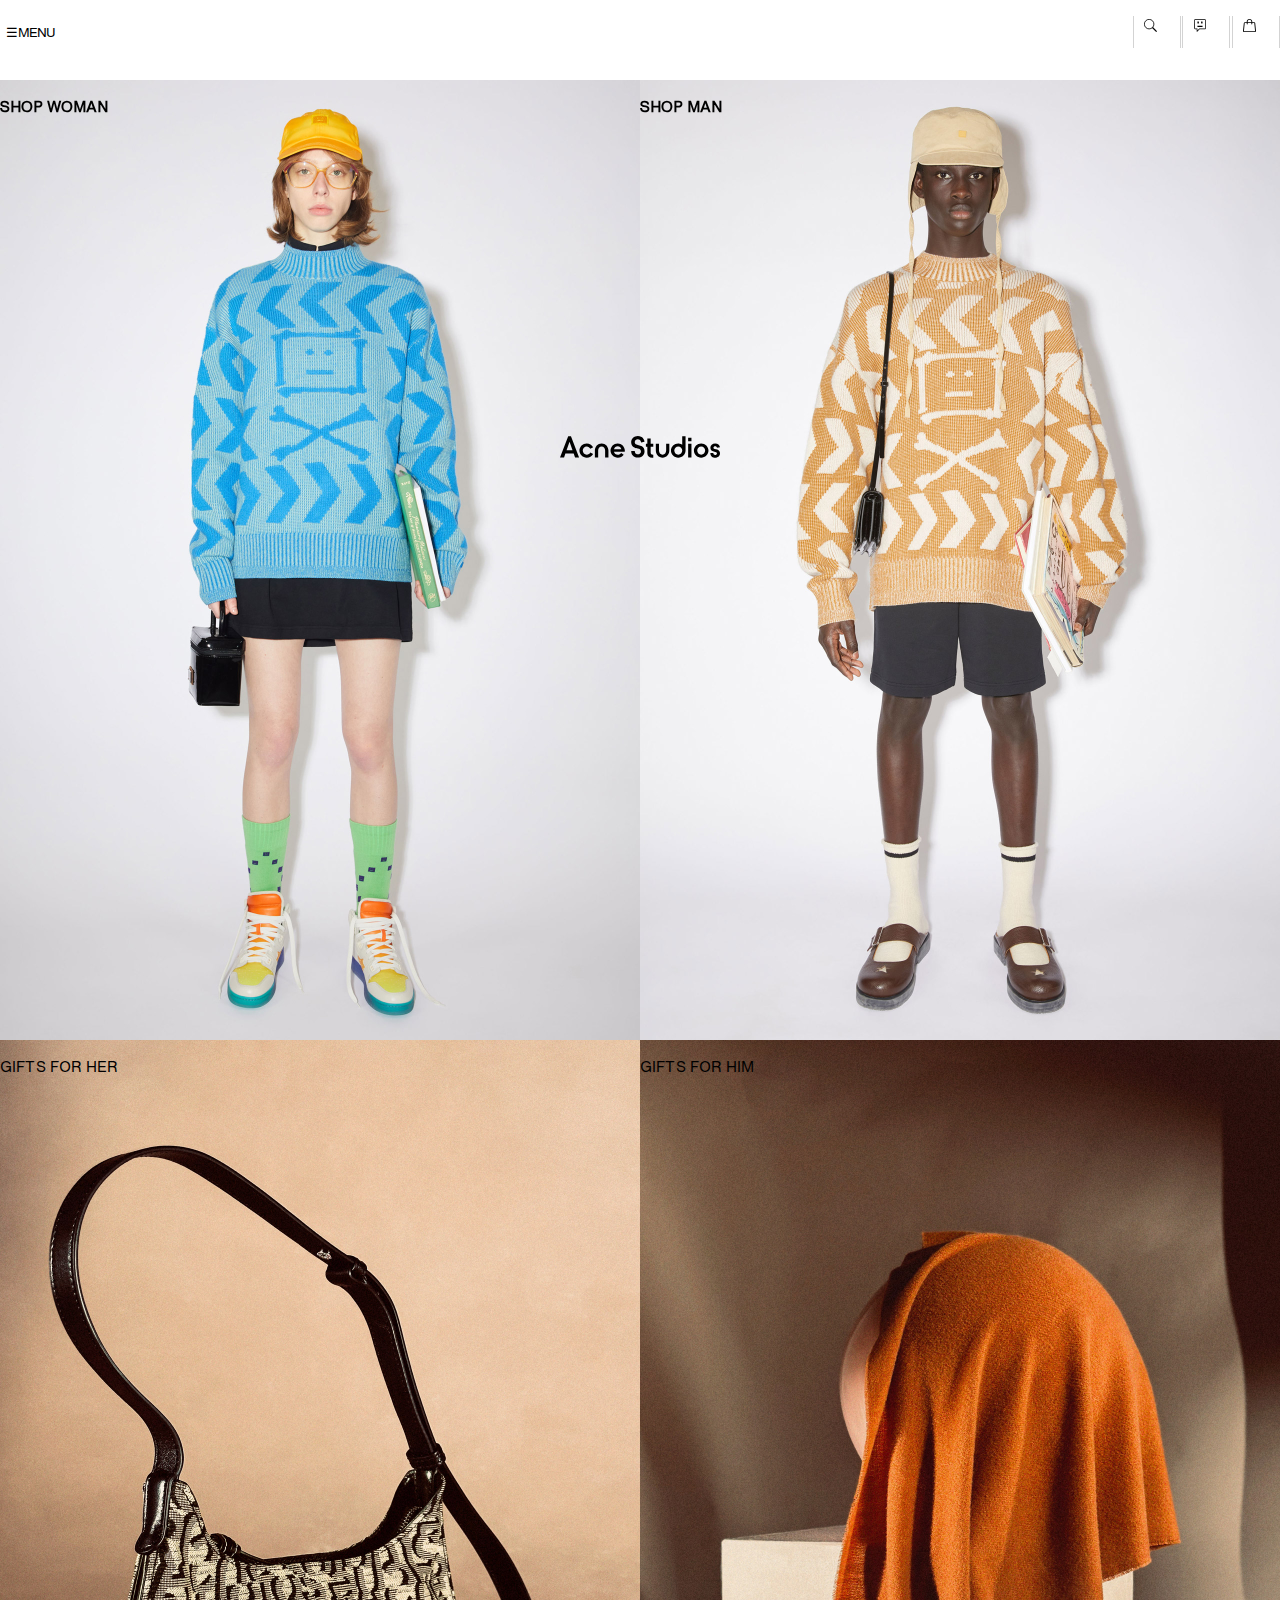
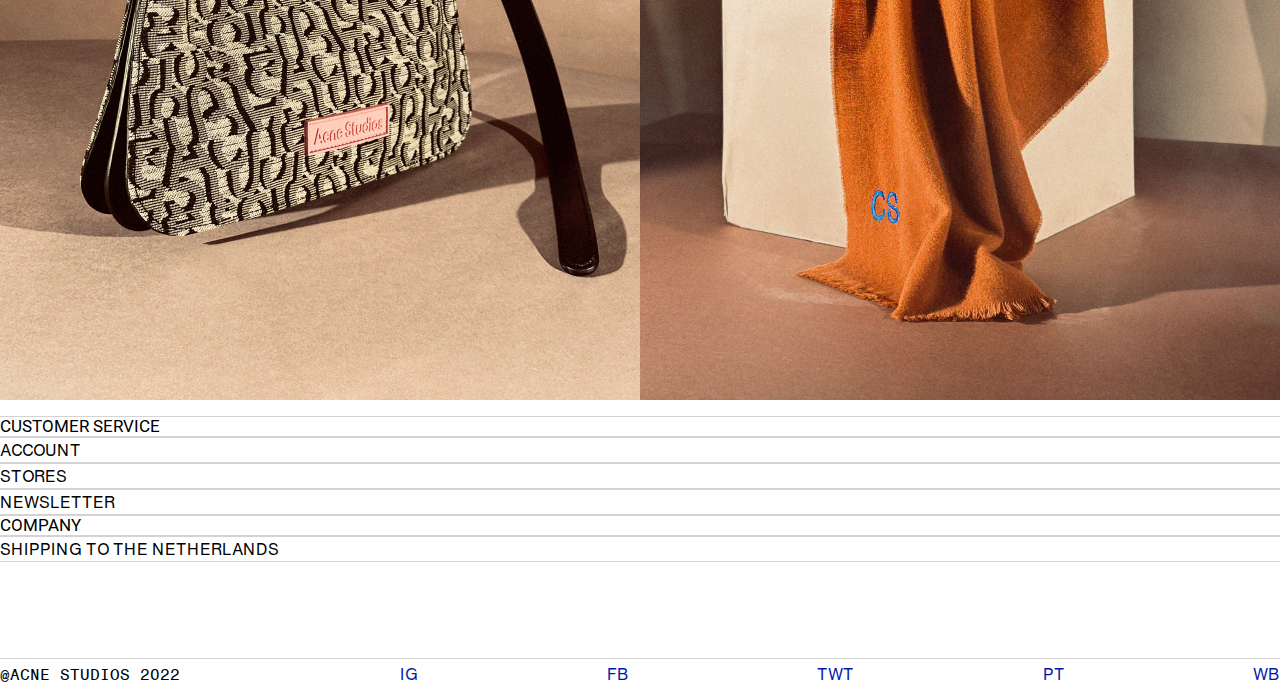
<file: index.html>
<!DOCTYPE html>
<html lang="en">
<head>
    <meta charset="UTF-8">
    <meta name="author" content="jouw naam">
    <meta name="viewport" content="width=device-width, initial-scale=1.0">
    <title>acne studios home</title>

    <link rel="stylesheet" href="css/begin.css"> 
    <link rel="stylesheet" href="css/home.css"> 
    <link rel="icon" type="image/svg+xml" href="img/acnelogo.svg">
</head>

<body>
<header>    
    <a href="#">
        <img src="img/acnelogo.svg" alt="acne-studios logo"> 
    </a> 

    <nav>
        <ul>
            <li>
                <button>
                    <img src="img/searchicon.svg" alt="search balk">
                </button>
            </li>

            <li>
                <button>
                    <img src="img/chat.svg" alt="praat ballon icon">
                </button>
            </li>


            <li>
                <button>
                <img src="img/shoppingbag.svg" alt="shopping cart">   
                </button>
              
            </li>
        </ul>
    </nav> 

    <button> ☰menu</button>

    <nav>
        <a href="#">acnestudios.com</a>
        <button>x close</button>

        <ul>
            <li><a href="#">woman</a></li>
            <li><a href="#">Man</a></li>
        </ul>
        <ul>
            <li><a href="#">client service</a></li>
            <li><a href="#">account</a></li>
            <li><a href="#">stores</a></li>
            <li><a href="#">shipping to Netherlands</a></li>
        </ul>
    </nav>
 
</header>


<main>

<h1>Welcome to Acne Studios</h1>


<section>
    <h2>leegetje</h2>

    <uL>
        <li>
            <a href="product.html">
                <h3>Shop woman</h3>
                <img src="img/shopwoman.jpg" alt="women">
            </a>
        </li>

        <li><a href="#">
            <h3>Shop man</h3>
            <img src="img/shopman.jpg" alt="men">
            </a>
        </li>

        <li><a href="product.html">
            <h2>leegetje</h2>
            <img src="img/giftwoman.jpg" alt="tasje">
        </a>
    </li>


        <li><a href="#">
            <h2>leegetje</h2>
            <img src="img/giftman.jpg" alt="sjaal">
        </a>
        </li>
    </uL>


</section>





</main>

<footer>
    <nav>
  
    <ul>
        <li>
            <button class="menu-button">Customer service</button>
            <ul> 
                <li>
                    <button class="menu-button">live chat<em>available</em></button>
                    <ul>
                        <li>
                            <a href="#">start live chat</a>
                        </li>
                        <li> mon–sun 00:00–24:00cet</li>
                    </ul> 
                </li>

                <li>
                    <button class="menu-button">call<em>available</em></button>
                    <ul>
                        <li>
                            <a href="#">call +41608887305</a>
                        </li>
                        <li> mon–sun 00:00–24:00cet</li>
                    </ul>
                </li>

                <li>
                    <button class="menu-button">email</button>
                    <ul>
                        <li>
                            <a href="#">clientservices@acnestudios.com</a>
                        </li>
                        <li> within 24 hours</li>
                    </ul>
                </li>
                <li>
                   
                </li>
            </ul>
        </li>
    <li>
        <a href="#">account</a>
    </li>
    <li>
        <a href="#">stores</a>
    </li>
    <li>
        <a href="#">newsletter</a>
    </li>
        <li>
        <button class="menu-button">company </button>
        <ul>
            <li>
                <a href="#">about</a>
            </li>
            <li>
                <a href="#">press</a>
            </li>
            <li>
                <a href="#">careers</a>
            </li>
            <li>
                <a href="#">terms & conditions</a>
            </li>
            <li>
                <a href="#">privacy policy</a>
            </li>
            <li>
                <a href="#">sustainability</a>
            </li>
            <li>
                <a href="#">whistleblowing</a>
            </li>
        </li> 
        </ul>
    <li>
        <a href="#">shipping to the netherlands</a>
    </li>
    </ul>

</nav>

<nav>
    <p>@acne studios 2022</p>
    <li><a href="#">IG</a></li>
    <li><a href="#">FB</a></li>
    <li><a href="#">TWT</a></li>
    <li><a href="#">PT</a></li>
    <li><a href="#">WB</a></li>
</nav>



</footer>

<script src="js/begin.js"></script>
</body>
</html>
</file>
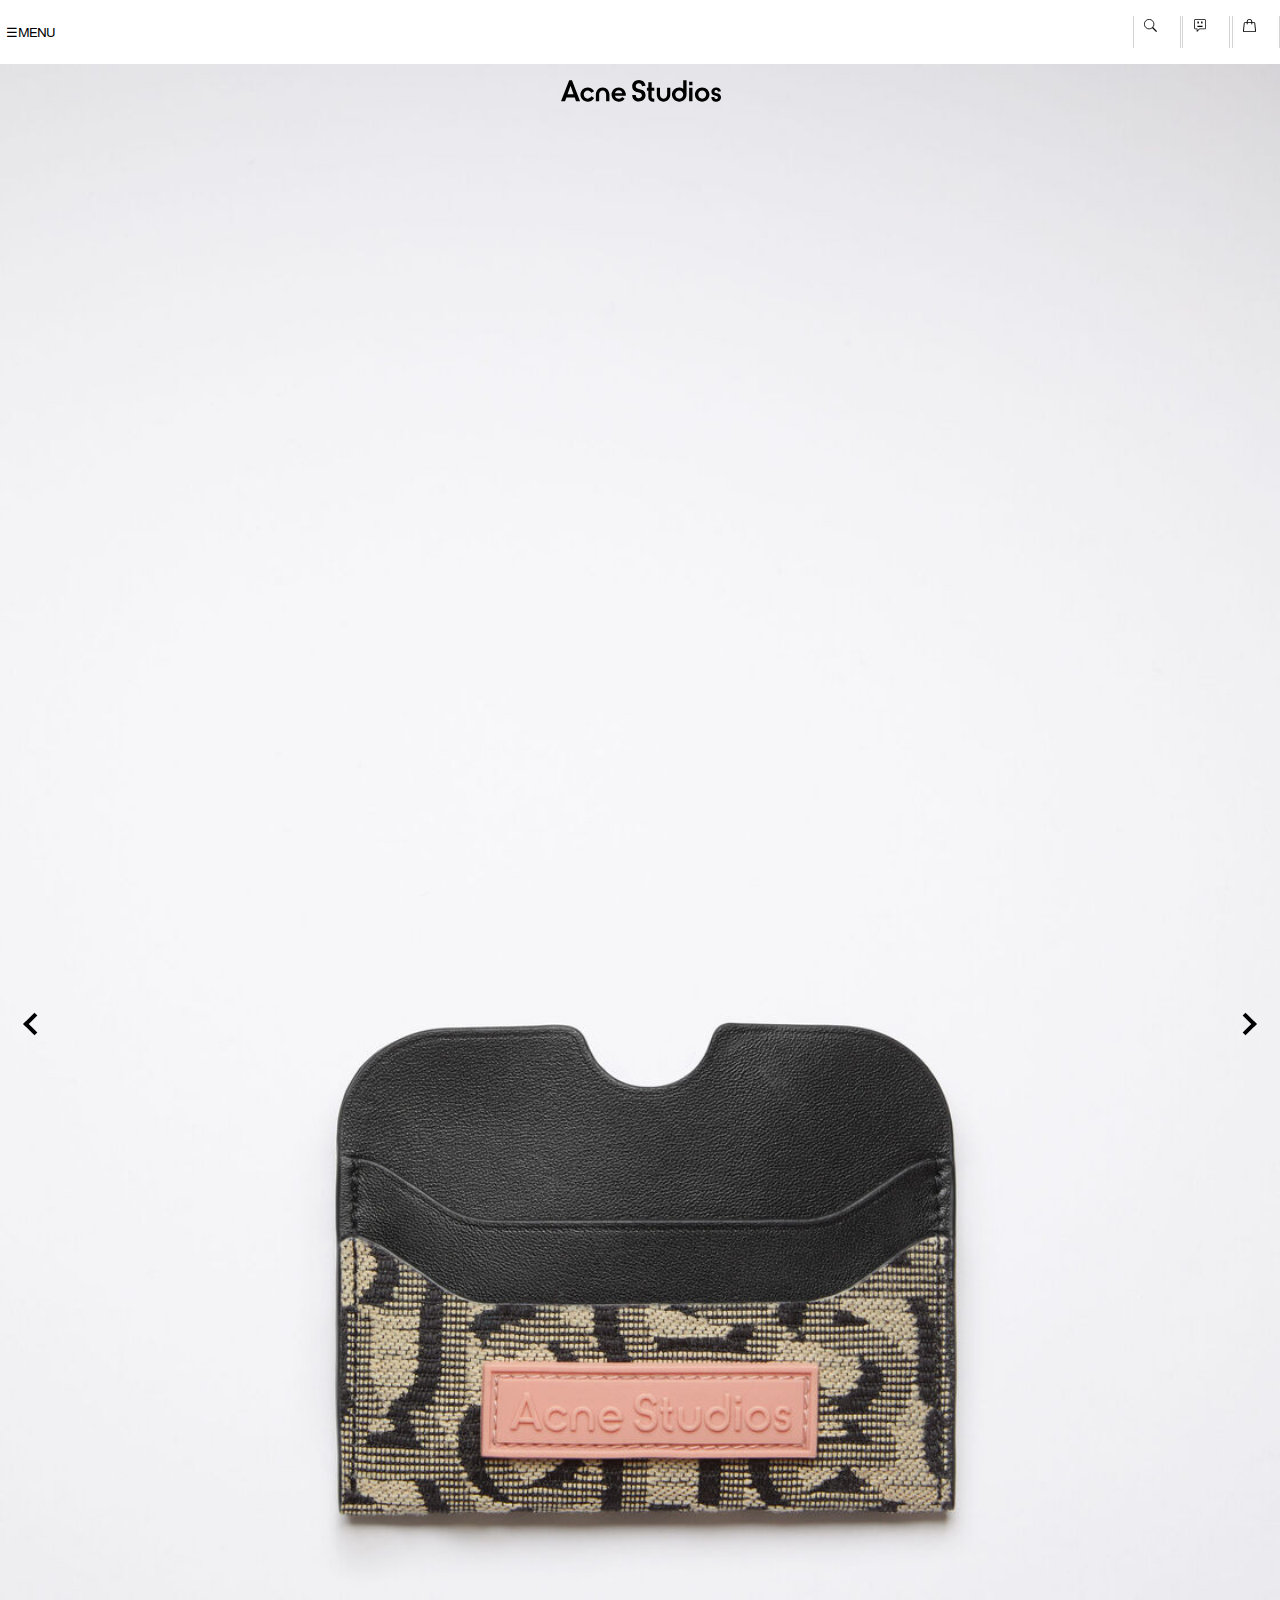
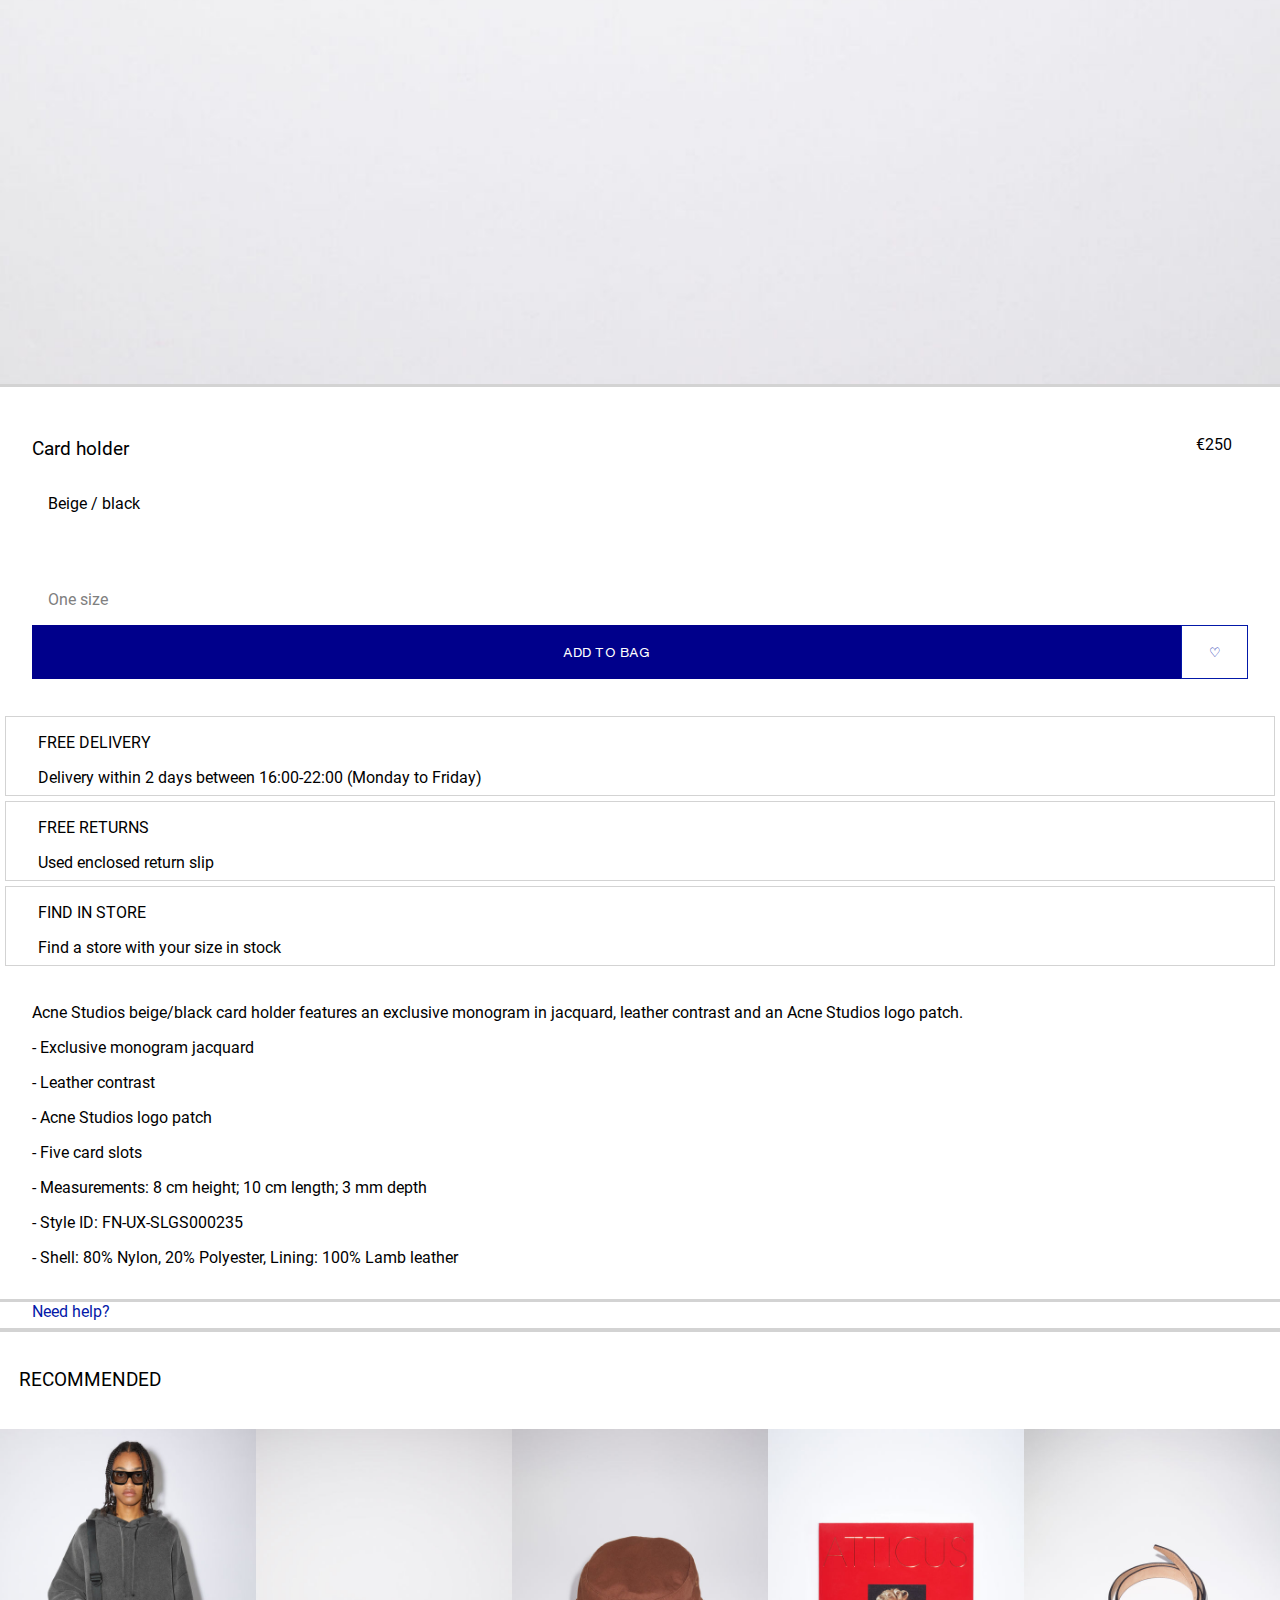
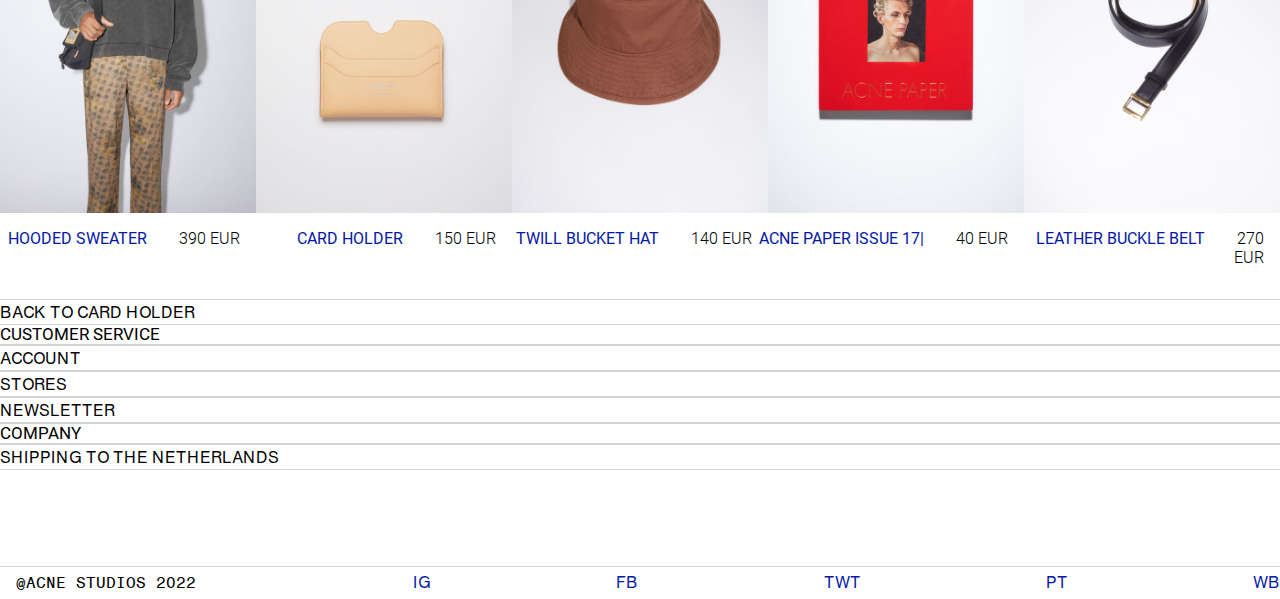
<file: product.html>
<!DOCTYPE html>
<html lang="en">
<head>
    <meta charset="UTF-8">
    <meta http-equiv="X-UA-Compatible" content="IE=edge">
    <meta name="viewport" content="width=device-width, initial-scale=1.0">
    <title>product details</title>

    <link rel="stylesheet" href="css/begin.css"> 
    <link rel="stylesheet" href="css/product.css">
    <link rel="icon" type="image/svg+xml" href="img/acnelogo.svg">
</head>
<!-- navigatie -->
<body>
    <header>
        <a href="index.html">
            <img src="img/acnelogo.svg" alt="acne-studios logo"> 
        </a>

        <nav>
            <ul>
                <li>
                    <button>
                        <img src="img/searchicon.svg" alt="search balk">
                    </button>
                </li>

                <li>
                    <button>
                        <img src="img/chat.svg" alt="praat ballon icon">
                    </button>
                </li>


                <li>
                    <button>
                    <img src="img/shoppingbag.svg" alt="shopping cart">   
                    </button>
                
                </li>
            </ul>
        </nav> 

        <!-- hamburger menu -->
        <button> ☰menu</button>

        <nav>
            <a href="index.html">acnestudios.com</a>
            <button>x close</button>

            <ul>
                <li><a href="#">woman</a></li>
                <li><a href="#">Man</a></li>
            </ul>
            <ul>
                <li><a href="#">client service</a></li>
                <li><a href="#">account</a></li>
                <li><a href="#">stores</a></li>
                <li><a href="#">shipping to Netherlands</a></li>
            </ul>
        </nav>

    </header>
        
    <main>
        <!-- bron: https://codepen.io/shooft/pen/dypVaor (sanne code)-->
        <section id="justButtons" class="caroCarrousel" aria-label="Voorbeeld met links/rechts-buttons" tabIndex="-1">
            <!-- de id kun je zelf een naam geven en geef je mee in de js -->
            <ul>
            <li id="element1"><img src="img/card-carr.jpg" alt="cardholder" /></li>
            <li id="element2"><img src="img/card-jeans.jpg" alt="cardholder" /></li>
            <li id="element3"><img src="img/back-card.jpg" alt="cardholder" /></li>
            <li id="element4"><img src="img/logo-card.jpg" alt="cardholder" /></li>
            <li id="element5"><img src="img/side.jpg" alt="cardholder" /></li>
            </ul>
            
            <a href="previous" aria-label="Naar het element aan de linkerkant"></a>
            <a href="next" aria-label="Naar het element aan de rechterkant"></a>
        </section>

        <!-- formulier onder img -->
        <section>
            <h2>leegtjes</h2>
            <form action="#">
                <h3>Card holder</h3>
                <p>€250</p>
                <p>Beige / black</p>
                <p>One size</p>

                <input type="button" value="add to bag">
                <audio preload class="audiotje" src="sound/addtobag.flac"></audio>
                <input type="button" class="like" value="♡">

            </form>
        </section> 


        <section >
            <h2>leegetje</h2>
            <!-- tabindex mag niet gebruiken, hier moest het een button zijn  -->
            <ul tabindex="0">
                <a href="#">free delivery</a>
                <p>Delivery within 2 days between 16:00-22:00 (Monday to Friday)</p>
            </ul>

            <ul tabindex="0" >
                <a href="#">free returns</a>
                <p>Used enclosed return slip</p>
            </ul>

                
            <ul tabindex="0">
                <a href="#">find in store</a>
                <p>Find a store with your size in stock</p>
            </ul>
            </section>

            <!-- beschrijving van het product -->
            <section>
            <p>
                Acne Studios beige/black card holder features an exclusive monogram in jacquard, leather contrast and an Acne Studios logo patch.
            </p>
            <p>
                - Exclusive monogram jacquard
            </p>

            <p>
                - Leather contrast   
            </p>

            <p>
                - Acne Studios logo patch 
            </p>

            <p>
                - Five card slots   
            </p>

            <p>
                - Measurements: 8 cm height; 10 cm length; 3 mm depth
            </p>

            <p>
                - Style ID: FN-UX-SLGS000235  
            </p>
                
            <p>
                - Shell: 80% Nylon, 20% Polyester, Lining: 100% Lamb leather
            </p>

        </section>

        <!-- link voor need help -->
        <section>
            <h2>leegetje</h2>
            <a href="#">Need help?</a>
        </section>

        <!-- mooie carrousel met aanbevolen producten -->
        <section>
            <h3>RECOMMENDED</h3>

            <aside>
                <section>
                    <h2>leegetje</h2>
                        <ul>
                            <li>
                                <img src="img/hoodedsweater.jpg" alt="Hooded sweater">
                                <p> <a href="#">hooded sweater</a>390 EUR</p>
                            </li>
                            <li>
                                <img src="img/cardholder.jpg" alt="Card holder">
                                <p><a href="#">card holder</a>150 EUR</p>
                            </li>
                            <li>
                                <img src="img/buckethat.jpg" alt="Twill bucket hat">
                                <p><a href="#">twill bucket hat</a>140 EUR</p>
                            </li>
                            <li>
                                <img src="img/magazine.jpg" alt="acne studios magazine">
                                <p><a href="#">acne paper issue 17|</a>40 EUR</p>
                            </li>
                            <li>
                                <img src="img/blackbelt.jpg" alt="Leather belt with buckle ">
                                <p><a href="#">Leather buckle belt</a>270 EUR</p>
                            </li>
                            <li>
                                <img src="img/brownbelt.jpg" alt="Leather belt with buckle ">
                                <p><a href="#">Leather buckle belt</a>270 EUR</p>
                            </li>
                            <li>
                                <img src="img/denimbelt.jpg" alt="Denim belt with buckle">
                                <p><a href="#">denim buckle belt</a>290 EUR</p>
                            </li>
                            <li>
                                <img src="img/purplesocks.jpg" alt="socks with acne studios logo">
                                <p><a href="#">logo socks</a>40 EUR</p>
                            </li>
                            <li>
                                <img src="img/whitesocks.jpg" alt="socks with acne studios logo ">
                                <p><a href="#">logo socks</a>40 EUR</p>
                            </li>
                        <li>
                                <img src="img/longsocks .jpg" alt="knee high socks with acne studios logo">
                                <p><a href="#">logo knee socks</a>50 EUR</p>
                            </li>

                        </ul>

            </aside>
        </section>


    
    </main>

    <!-- een heel ingewikkeld footer met opklapbare buttons-->
    <footer>
        <nav>
        <!-- een ander link in de footer, dit staat niet op de homepage -->
            <li> <a href="#">BACK TO CARD HOLDER</a></li>
            <ul>
                <li>
                    <button class="menu-button">Customer service</button>
                    <ul> 
                        <li>
                            <button class="menu-button">live chat<em>available</em></button>
                            <ul >
                                <li >
                                    <a href="#">start live chat</a>
                                </li >
                                <li >mon–sun 00:00–24:00cet</li>
                            </ul> 
                        </li>
        
                        <li>
                            <button class="menu-button">call</button>
                            <ul>
                                <li >
                                    <a href="#">call +41608887305</a>
                                </li>
                                <li>mon–sun 00:00–24:00cet</li>
                            </ul>
                        </li>
        
                        <li>
                            <button class="menu-button">email</button>
                            <ul>
                                <li>
                                    <a href="#">clientservices@acnestudios.com</a>
                                </li>
                                <li>within 24 hours</li>
                            </ul>
                        </li>
                        <li>
                           
                        </li>
                    </ul>
                </li>
                <li>
                    <a href="#">account</a>
                </li>
                <li>
                    <a href="#">stores</a>
                </li>
                <li>
                    <a href="#">newsletter</a>
                </li>
                    <li>
                    <button class="menu-button">company </button>
                    <ul>
                        <li>
                            <a href="#">about</a>
                        </li>
                        <li>
                            <a href="#">press</a>
                        </li>
                        <li>
                            <a href="#">careers</a>
                        </li>
                        <li>
                            <a href="#">terms & conditions</a>
                        </li>
                        <li>
                            <a href="#">privacy policy</a>
                        </li>
                        <li>
                            <a href="#">sustainability</a>
                        </li>
                        <li>
                            <a href="#">whistleblowing</a>
                        </li>
                    </li> 
                    </ul>
                <li>
                    <a href="#">shipping to the netherlands</a>
                </li>
                </ul>
        
        </nav>
        
        <!-- de footer van de footer, met sociale media -->
        <nav>
            <p>@acne studios 2022</p>
            <li><a href="#">IG</a></li>
            <li><a href="#">FB</a></li>
            <li><a href="#">TWT</a></li>
            <li><a href="#">PT</a></li>
            <li><a href="#">WB</a></li>
        </nav>

    </footer>

<script src="js/begin.js"></script>

<script src="js/product.js"></script>

</body>
</html>
</file>
<file: css/begin.css>
*, *::after, *::before  {
box-sizing: border-box;
}

:root {
  --main-color:black;
  --main-color-a:black;
  --background-color:white;

  --button-background-color:#0318a8;
  --atjes-color:#0318a8;
}

/* Dark theme */
@media (prefers-color-scheme:dark) {
  :root{
    --background-color:#343837;
    --atjes-color:#ffff;
    --main-color:#ffff;
  }
}

/* verschillende fonts */
@font-face {
    font-family: myrobotoFirstFont;
    src: url(../fonts/roboto-300.woff);
    font-weight:300;
  }

  @font-face {
    font-family: myrobotoFirstFont;
    src: url(../fonts/roboto-400.woff);
    font-weight:400;
  }

  @font-face {
    font-family: myrobotoFirstFont;
    src: url(../fonts/roboto-500.woff);
    font-weight:500;
  }

  @font-face {
    font-family: myrobotoFirstFont;
    src: url(../fonts/roboto-700.woff);
    font-weight:700;
  }

  @font-face {
    font-family: myrobotoFirstFont;
    src: url(../fonts/roboto-900.woff);
    font-weight:900;
  }

  @font-face {
    font-family: myrobotoFirstFont;
    src: url(../fonts/roboto-400.woff);
    font-weight:400;
  }


  @font-face {
    font-family: myrebondFirstFont;
    src: url(../fonts/rebond-400.woff);
    font-weight:400;
  }


  @font-face {
    font-family: myrebondFirstFont;
    src: url(../fonts/rebond-500.woff);
    font-weight:500;
  }


  @font-face {
    font-family: myrebondFirstFont;
    src: url(../fonts/rebond-600.woff);
    font-weight:600;
  }


  @font-face {
    font-family: myrebondFirstFont;
    src: url(../fonts/rebond-700.woff);
    font-weight:700;
  }


  @font-face {
    font-family: hel-sanserif;
    src: url(../fonts/helvetica-monospaced-w05-paneuropean-roman.woff2);
     font-weight:400; 
  }

  @font-face {
    font-family: helvetica;
    src: url(../fonts/helvetica-monospaced-w05-micro-medium.woff2);
    font-weight:500;
  }

  @font-face {
    font-family: helveticanow;
    src: url(../fonts/helvetica-now-w05-micro-medium.woff2);
    font-weight:6000;
  }

  @font-face {
    font-family: helveticanowreg;
    src: url(../fonts/helvetica-now-w05-text-regular.woff2);
    font-weight:400;
  }

  /* header styling */
  header{
    display: flex;
    justify-content: space-between;
    position: sticky;
    top:0;
    z-index:100;
    background-color: var(--background-color);
  }

  /* normale header, met icons helemaal boven */
  header > a {
    position: relative;
    top: 5em;
    left: 4em;
    order: -1;

  }

  header a:nth-of-type(1) img {
    width: 10em;

  }
  
  header nav:nth-of-type(1) ul {
  display: grid;
  grid-template-columns:3em 3em 3em;
  grid-template-rows: 2em;
  gap: .1em;
  }
  
  header nav:nth-of-type(1) li{
    border-left: solid lightgrey 1px;
    border-right: solid lightgrey 1px;
  }

  
  header nav:nth-of-type(1) button{
    width: 2.5em; 
    
   }

  header nav:nth-of-type(1) img{
    width: 60%; 
  }
  
  header nav:nth-of-type(1) button{
  border: none;
  background-color: var(--background-color);
}

/* begin hamburger button */
/* > betekent selecteer alle buttons waar de parent de header is */
header > button{
  border: none;
  order:-100;
  background-color: var(--background-color);
  color: var(--main-color);
}

header nav:nth-of-type(2) {
  position:fixed;
  top:0;
  left:0;
  bottom:0;
  right:0;
  background-color:var(--background-color);
  transform:translateX(-100%);
}


header nav:nth-of-type(2) button{
  background-color: var(--background-color);
  border: none;
  position: absolute;
  right: 0;
  cursor: pointer;
  color: var(--atjes-color);
}


header nav:nth-of-type(2) ul{
  padding: 0;
}

header nav:nth-of-type(2) li{
  border: solid 1px lightgrey;
  padding: 5px;
  
}
header nav:nth-of-type(2) ul:first-of-type li:nth-of-type(1){
  border-top: solid 2px black;
}
header nav:nth-of-type(2) ul:first-of-type li:nth-of-type(2){
  margin-bottom: 3em;
}


/* door focus within kan je door te tabben de hamburger menu sluiten,
heb het even uitgezet zodat ik het met muis het weg kan klikken */
header nav.open,
header nav  /*:focus-within  */ {
  transform:translateX(0%);
}

body{
  background-color: var( --background-color);
  margin:0;
}

/* styling van content in body, algemene styling*/
li{
  list-style: none;
}

button{
  font-family: helveticanowreg; 
   font-weight:400; 
   text-transform: uppercase;
   text-decoration: none;
}

a{
  color:var( --main-color);
  font-family: helveticanowreg; 
   font-weight:400; 
   text-transform: uppercase;
   text-decoration: none;
}

a:focus{
  outline: none;
}

@media (prefers-color-scheme:dark) {
  a{
  color: white;
  }
}


p{
  color:var( --main-color);
  font-family: hel-sanserif; 
   font-weight:400; 
   text-transform: uppercase;
}

/* in footer is mijn em */
em{
color: green;
 font-size: .6em;
 font-style: normal;
}


/* footer met menutjes */
footer  nav:nth-of-type(1){
  font-family: myrobotoFirstFont; 
  font-weight: 300px; 
  text-transform: uppercase;
  text-decoration: none;
  font-weight: normal;
  margin-bottom: 6em;
}
/* hier werkt mijn focus state ook niet */
footer  nav:nth-of-type(1) ul li:focus-visible{
  text-decoration: underline;
}

footer nav:nth-of-type(1) ul{
  padding: 0;
  margin:0;
 
}
  
/* hier wou ik de main li's en de sub li's een border geven en de li's die erna komen juist niet */
footer > nav:nth-of-type(1) > ul > li,
footer > nav:nth-of-type(1) > ul > li > ul > li{
  border: solid 1px lightgrey;
  border-right-width: 0;
  border-left-width: 0;
  height: 100%;
  color: var(--atjes-color);
}


footer nav:nth-of-type(1) ul ul {
  display:none;
}

footer nav:nth-of-type(1) ul li ul li ul li{
  font-family: myrobotoFirstFont; 
  font-weight:300px; 
  text-transform: uppercase;
  text-decoration: none;
  font-weight: normal;
  padding: 5px;
  margin: 2px;
  color: var(--atjes-color);
}

footer nav:nth-of-type(1) ul li ul li ul li a{
  font-family: myrobotoFirstFont; 
  font-weight:300px; 
  text-transform: uppercase;
  text-decoration: none;
  font-weight: normal;
  background-color: var(--background-color);
  color: var(--atjes-color);
  
}

footer nav:nth-of-type(1) ul ul.open {
  display:block;
}

footer nav:nth-of-type(1) button {
  font-family: myrobotoFirstFont; 
  font-size:16.5px; 
  text-transform: uppercase;
  text-decoration: none;
  font-weight: normal;
  border: none;
  background-color: var(--background-color);
  height: 100%;
  padding: 0;
  color: var(--main-color);
}


footer nav:nth-of-type(1) button:focus-visible {
  text-decoration: underline;
  outline: none;

}


/* footer met socials */
footer nav:nth-of-type(2){
  font-family: helveticanowreg; 
  font-weight:400px; 
  text-transform: uppercase;
  text-decoration: none;
  display:flex;
  flex-direction: row;
  justify-content: space-between;
  border:solid;
  border-color: lightgrey;
  border-top-width: 1px;
  border-bottom-width: 0;
  border-left-width: 0;
  border-right-width: 0;
  margin: 0;
  margin-top: 0;
  line-height: 0%;
 
}
footer nav:nth-of-type(2) li{
  margin-right: 0%; 
  line-height: 30px;
  justify-content: end;

}

footer nav:nth-of-type(2) p{
  margin-right: 2em ;
}

footer nav:nth-of-type(2) a{
  align-items: right;
  gap: 1px;
  color: var(--atjes-color);
}

footer nav:nth-of-type(2) a:focus{
  text-decoration: underline;
}
</file>
<file: css/home.css>
:root {
  --imageBrightness:1;
}

/* Dark theme */
@media (prefers-color-scheme:dark) {
  :root{
    --imageBrightness:.85;
  }
}

header > a{
  position: fixed;
  top: 50%;
  left: 50%;
  transform: translate( -50% ,-50% );
}

/* styling van section (waar alle content in zit) */
section ul{
  padding:0;
 }

 section li:nth-of-type(1) {
	position:relative;
 }

 section li:nth-of-type(2) {
	position:relative;
 }

 section li:nth-of-type(3) {
	position:relative;
 }


 section li:nth-of-type(4) {
	position:relative;
 }
 
 section  ul a {
	 display: flex;
 } 
 
section h3 {
  position: absolute;
  font-size: 15px;
  /* ik wil dat dit zwart blijft */
  color: black;
  z-index: 100;
 }

 /* hier gebruik after en hover om de h3's tekst te veranderen, 2 sections*/
section  li:nth-of-type(3)::after{
  content: "gifts for her";
  position: absolute;
  top: 1em;
  left: 0;
  right: 0;
  height: .25em;
  width: 100%;
  font-size: 15px;
  font-family: helveticanowreg; 
  font-weight:400; 
  text-transform: uppercase;
  text-decoration: none;
 }  

 section  li:nth-of-type(3):hover::after{
  content: "explore now";
  font-family: helveticanowreg; 
  font-weight:400; 
  text-transform: uppercase;
  text-decoration: none;

 } 

 section  li:nth-of-type(4)::after{
  content: "gifts for him";
  position: absolute;
  top: 1em;
  left: 0;
  right: 0;
  height: .25em;
  width: 100%;
  font-size: 15px;
  font-family: helveticanowreg; 
  font-weight:400; 
  text-transform: uppercase;
  text-decoration: none;
}  

section  li:nth-of-type(4):hover::after{
  content: "explore now";
  font-family: helveticanowreg; 
  font-weight:400; 
  text-transform: uppercase;
  text-decoration: none;
} 


/* grid wordt hier gebruikt om het een beetje responsive te maken, img naast elkaar onder de 32 em */
@media ( min-width:32em) { 
  section ul {
    display: grid;
    grid-template-columns: 1fr 1fr ;
  }

}

button{
  background-color: white;
  border: none;
}

h1{
  visibility: hidden;
  position: absolute;
  top: 0;
  left: -99999999999999em;
  transform: scale(0.01);
}

h2{
  visibility: hidden;
  position: absolute;
  top: 0;
  left: -99999999999999em;
  transform: scale(0.01);
}

img {
  width: 100%;
  height: auto;
  filter:brightness(var(--imageBrightness, 1));  
  /*als ik mijn image brightness wil aanpassen, dan verdwijnt mijn h3*/
  /* de ,1 is de fallback voor in light mode - als --imageBrightness nog geen waarde heeft */
}
</file>
<file: css/product.css>
:root {
  --main-color:black;
  --main-color2:white;
  --main-color-a:black;
  --background-color:white;
  --main-header-color:white;
  
  --button-background-color:#0318a8;
  --atjes-color:#0318a8;
  --p-color: gray;
  --imageBrightness:1;
}

/* Dark theme */
@media (prefers-color-scheme:dark) {
  :root{
    --background-color:#343837;
    --atjes-color:#ffff;
    --main-color:#ffff;
    --p-color: #F5F5F5;
    --imageBrightness:.80;
  }
}
body {
	grid-template-columns: minmax(auto, var(--maxWidth));
	justify-content:center;
  background-color: var(--background-color);
  
}

/* bron: https://codepen.io/shooft/pen/mdBOZLz (sanne code) */
/* eerste carrousel met product foto's */
.caroCarrousel {
  position: relative;
  outline:none;
  cursor: zoom-in;
}

/* de carrousel elementen container */
.caroCarrousel > ul {
  margin: 0; padding: 0;
  list-style: none;
  display: flex;
	
	/* handmatig scrollen is mogelijk */
	overflow: hidden;
	
	/* snappen als er gescrolled wordt - andere helft bij li */
  scroll-snap-type: inline mandatory;
  
  /* smooth scrollen */
	scroll-behavior: smooth;
  
  /* scrollbar zoveel mogelijk verbergen */
  -webkit-overflow-scrolling: touch; /* voor iOS*/
  -ms-overflow-style: none; /* voor IE */
    scrollbar-width: none; /* voor firefox */
}

/* scrollbar wordt hier verborgen */
.caroCarrousel > ul::-webkit-scrollbar {
  display: none; /* voor chrome, safari en edge*/
}


/* de carrousel elementen */
.caroCarrousel > ul li {
  flex-basis: 100%;
  flex-shrink: 0;
  /* snappen als er gescrolled wordt - andere helft bij ul */
	scroll-snap-align:center;
}


/* de img en stijl */
.caroCarrousel > ul li > img {
  display: block;
  width: 100%;

  filter:brightness(var(--imageBrightness));
}

/* scroll buttons styling */
.caroCarrousel > a {
  position: absolute;
  width: 3em;
  aspect-ratio:1/1;
  top: calc(50% - 1.5em);
  display:grid;
  place-items:center;
}

/* initieel staan de links "buiten beeld" */
.caroCarrousel > a[href="previous"] {
  left:.5em;
}
.caroCarrousel > a[href="next"] {
  right:.5em;
}


/* prev en next linkbuttons pijltjes */
.caroCarrousel > a::before,
.caroCarrousel > a::after {
  content: "";
  position: absolute;
  width: 1em; height: 4px;

  background-color: black;
}

.caroCarrousel > a[href=previous]::before {
	transform-origin: 2px center;
	transform: translateY(0) rotate(45deg);
}
.caroCarrousel > a[href=previous]::after {
	transform-origin: 2px center;
	transform: translateY(0) rotate(-45deg);
}

.caroCarrousel > a[href=next]::before {
	transform-origin: calc(100% - 2px) center;
	transform: translateY(0) rotate(45deg);
}
.caroCarrousel > a[href=next]::after {
	transform-origin: calc(100% - 2px) center;
	transform: translateY(0) rotate(-45deg);
}

.caroCarrousel > a:hover,
.caroCarrousel > a:focus {
 color: none;
} 
/* einde carrousel */


/* h2 in section verdwijnen*/
section  h2{
    visibility: hidden;
    position: absolute;
    top: 0;
    left: -99999999999999em;
    transform: scale(0.01);
}

/* formulier styling*/
section:nth-of-type(2) form{
    font-family: myrobotoFirstFont; 
    font-weight:300px; 
    text-transform: uppercase;
    text-decoration: none;
    font-weight: normal;
    border:solid;
    border-color: lightgrey;
    border-left-width: 0;
    border-right-width: 0;
    border-bottom-width: 0;
    padding: 2em;

    display:grid;
    grid-template-columns: 1fr max-content max-content;
    grid-template-rows: max-content 6em max-content max-content;

}

section:nth-of-type(2) form h3{
  position: relative;
  font-family: myrobotoFirstFont; 
  font-weight:300px; 
  text-transform: none;
  text-decoration: none;
  font-weight: normal;
  color: var(--main-color);
}



section:nth-of-type(2) form p:nth-of-type(1){
    position: relative;
    font-family: myrobotoFirstFont; 
    font-weight:300px; 
    text-transform: none;
    text-decoration: none;
    font-weight: normal;

    grid-column-start:2;
    grid-column-end:4;

    grid-row-start:1;

    justify-self: end;
}



section:nth-of-type(2) form p:nth-of-type(2){
    font-family: myrobotoFirstFont; 
    font-weight:300px; 
    text-transform: none;
    text-decoration: none;
    font-weight: normal;
    position: relative;

    grid-column-start:1;

    grid-row-start:2;
}

section:nth-of-type(2) form p:nth-of-type(3){
    font-family: myrobotoFirstFont; 
    font-weight:300px; 
    text-transform: none;
    text-decoration: none;
    font-weight: normal;
    color:  var(--p-color);
    position: relative;
    grid-column-start:1;
    grid-row-start:3;
 }



 /* hier ga ik de add to bag button stijlen */
  section:nth-of-type(2) form input[type="button"]:nth-of-type(1){
    position:relative;
    background-color:darkblue;
    font-family: helveticanowreg; 
    font-weight:400; 
    text-transform: uppercase;
    text-decoration: none;
    color:white;
    padding: 1em;

    height: 4em;
    border:none;
    overflow:hidden;
    animation: none; 


    grid-column-start:1;
    grid-column-end:3;

    grid-row-start:4;
    cursor: pointer;
  }

  /* er wordt via js een class gezet, voor de animatie van de button */
  section:nth-of-type(2) form input[type="button"]:nth-of-type(1).busy{
    /* ipv 90deg kan je ook to right zeggen */
    background-image: linear-gradient(90deg , lightblue 50%, white 50%);
    background-size: 200% 100%;
    background-position: right center;
    animation-name: busy;
    animation-duration: 1s;
  }



/* tutorial: https://www.youtube.com/watch?v=cH0TC9gWiAg*/
/* inspo: https://codepen.io/shooft/pen/KKorGPa*/

  @keyframes busy{
    0%{
    background-position: right center;
    }
    100% {
        background-position: left center;   
    }
  }
  

  section:nth-of-type(2) form input[type="button"]:nth-of-type(1):hover{
    background-color:white;
    color:black;
    border:solid .1em var(--button-background-color);
  }
  
 
  /* like button styling */
  .like{
    position:relative;
    background-color:white;
    font-family:arial;
    padding: 1em;
    width: 5em;
    height: 4em;
    border:solid .1em var(--button-background-color);
    overflow:hidden;
    animation: none;
    color: var(--button-background-color);
    cursor:pointer;

    grid-column-start:3;

    grid-row-start:4;
  }

  
  .like:active {
    transition:transform 0s;
    transform:translatey(1px);
    
  }
  
  
  /* LIKE BUTTON */
  /* Sanne's code heeft mij hier een beetje geholpen https://codepen.io/shooft/pen/ZExVBVR */
  section:nth-of-type(2) form input[type="button"]:nth-of-type(2).liked{  
    background-color:white;
    color: var(--button-background-color);
    transition:.3s;
  }



  /* 3e sectie, onder button styling */
  section:nth-of-type(3){
    cursor: pointer;
  }
  section:nth-of-type(3) ul {
   border: solid .2px;
   border-color: lightgray;
    padding: 1em;
    height: 5em;
    margin: 5px;
  }
  section:nth-of-type(3) ul:hover, 
  section:nth-of-type(3) ul:focus {
    outline:solid 2px;
    color: var(--main-color);
  }



  section:nth-of-type(3) ul:focus{
    outline:solid 2px black;
  }


  section:nth-of-type(3) a, p{
    margin: 1em;
  }

  section:nth-of-type(3) a{
    font-family: myrobotoFirstFont; 
    font-weight:300px; 
    text-transform: uppercase;
    text-decoration: none;
    font-weight: normal;
  }

  section:nth-of-type(3) p{
    font-family: myrobotoFirstFont; 
    font-weight:300px; 
    text-transform: none;
    text-decoration: none;
    font-weight: normal;
  }

    /* 4e sectie beschrijving van product styling */
  section:nth-of-type(4){
    padding: 1em;
  }
  
  section:nth-of-type(4) p {
    font-family: myrobotoFirstFont; 
    font-weight:300px; 
    text-transform: none;
    text-decoration: none;
    font-weight: normal;
  }

/* 5e sectie de need help link styling */
  section:nth-of-type(5) {
    border: solid;
    border-color: lightgray;
 
    height: 2em;
    border-right-width: 0;
    border-left-width: 0;
  }

  section:nth-of-type(5) a{
    padding: 2em;
    font-family: myrobotoFirstFont; 
    font-weight:300px; 
    text-transform: none;
    text-decoration: none;
    font-weight: normal;
    color: var(--atjes-color);
    
  }

  /* wanneer er getabt wordt, komt wordt de link onderstreept*/
  section:nth-of-type(5) a:focus{
    text-decoration: underline;
  }
  


/* recommended carrousel met scrol */
 /* bron: https://codepen.io/shooft/pen/abmLRMg?editors=1100 (sanne code) */

 section:nth-of-type(6) {
    border:solid;
    border-bottom-width: 0;
    border-top-width: .1px;
    border-color: lightgrey;
    border-right-width: 0;
    border-left-width: 0;
 }

section:nth-of-type(6) h3{
    font-family: myrobotoFirstFont; 
    font-weight:300px; 
    text-transform: uppercase;
    text-decoration: none;
    font-weight: normal;
    padding: 1em;
    color: var(--main-color);
}


section:nth-of-type(6) ul {
	display: flex;
	overflow-x: scroll;
	scroll-snap-type: inline mandatory;
	scroll-behavior: smooth;
  padding: 0;
}

section:nth-of-type(6) > ul::-webkit-scrollbar {
	display: none;
}
section:nth-of-type(6) li {
	scroll-snap-align:center;
	display: flex;
  flex-direction: column;
}

/* hover lukt wel maar focus niet */
section:nth-of-type(6) ul li:hover,
section:nth-of-type(6) ul li:focus {
  border: solid 2px;
  border-color: var(--main-color);
  
}

section:nth-of-type(6) img {
	width: 16em;
	height: auto;

  filter:brightness(var(--imageBrightness));
}

section:nth-of-type(6) li a{
    font-family: myrobotoFirstFont;
    font-weight: 300; 
    text-transform: uppercase;
    text-decoration: none;
    font-weight: normal;
    color: var(--atjes-color);
    position: relative;
    right: 2em;
  
}


section:nth-of-type(6) li p{
	text-align: right;
    font-family: myrobotoFirstFont;
    font-weight: 300; 
    text-transform: uppercase;
    text-decoration: none;
    font-weight: none;
}

/* footer!!! */
/* footer cardholder (komt erbij) */
footer nav:nth-of-type(1) li:first-of-type{
  border-top: solid .1px  lightgray;
  font-family: myrobotoFirstFont; 
  font-weight:300px; 
  text-transform: uppercase;
  text-decoration: none;
  font-weight: normal;

}
</file>
